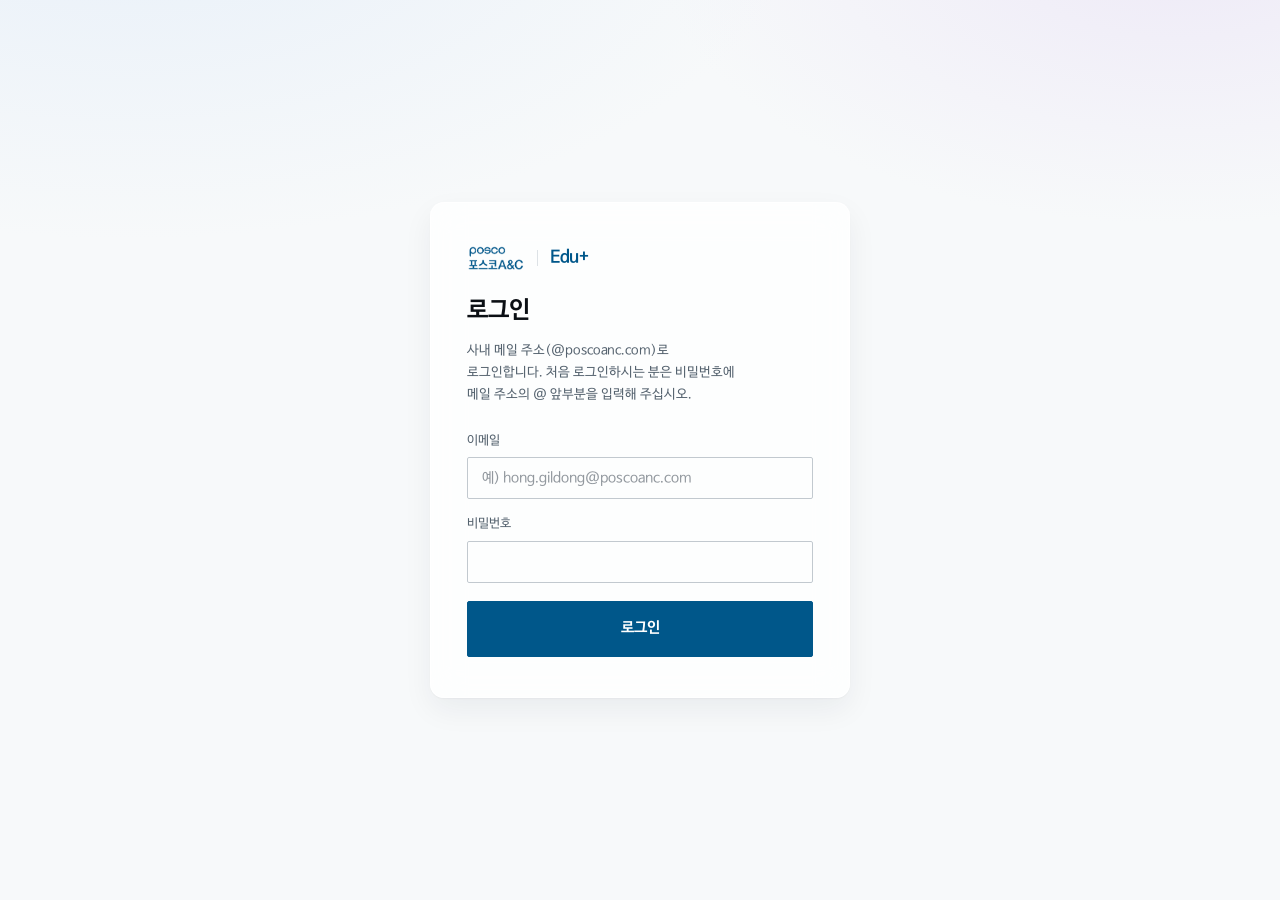
<file: app/index.html>
<!doctype html>
<html lang="ko">
  <head>
    <meta charset="UTF-8" />
    <link rel="icon" type="image/png" href="/app/logo.png" />
    <meta name="viewport" content="width=device-width, initial-scale=1.0" />
    <!-- 시연용 프로토타입이라 검색에 잡히지 않게 한다. 주소를 받은 사람만 열도록. -->
    <meta name="robots" content="noindex, nofollow" />
    <title>포스코A&C Edu+</title>
    <script>
      // 정적 공개판(GitHub Pages)에서는 /app/admin 같은 주소를 사이트의 404.html 이
      // /app/?__spa=/admin 으로 돌려보낸다. 라우터가 뜨기 전에 원래 주소로 되돌린다.
      (function () {
        var p = new URLSearchParams(location.search).get('__spa');
        if (p) history.replaceState(null, '', location.pathname.replace(/\/$/, '') + p + location.hash);
      })();
    </script>
    <script type="module" crossorigin src="/app/assets/index-CiKMva1r.js"></script>
    <link rel="stylesheet" crossorigin href="/app/assets/index-DFBdiMTG.css">
  </head>
  <body>
    <div id="root"></div>
  </body>
</html>
</file>
<file: app/assets/index-DFBdiMTG.css>
@layer properties{@supports (((-webkit-hyphens:none)) and (not (margin-trim:inline))) or ((-moz-orient:inline) and (not (color:rgb(from red r g b)))){*,:before,:after,::backdrop{--tw-translate-x:0;--tw-translate-y:0;--tw-translate-z:0;--tw-rotate-x:initial;--tw-rotate-y:initial;--tw-rotate-z:initial;--tw-skew-x:initial;--tw-skew-y:initial;--tw-border-style:solid;--tw-leading:initial;--tw-font-weight:initial;--tw-tracking:initial;--tw-shadow:0 0 #0000;--tw-shadow-color:initial;--tw-shadow-alpha:100%;--tw-inset-shadow:0 0 #0000;--tw-inset-shadow-color:initial;--tw-inset-shadow-alpha:100%;--tw-ring-color:initial;--tw-ring-shadow:0 0 #0000;--tw-inset-ring-color:initial;--tw-inset-ring-shadow:0 0 #0000;--tw-ring-inset:initial;--tw-ring-offset-width:0px;--tw-ring-offset-color:#fff;--tw-ring-offset-shadow:0 0 #0000;--tw-outline-style:solid;--tw-blur:initial;--tw-brightness:initial;--tw-contrast:initial;--tw-grayscale:initial;--tw-hue-rotate:initial;--tw-invert:initial;--tw-opacity:initial;--tw-saturate:initial;--tw-sepia:initial;--tw-drop-shadow:initial;--tw-drop-shadow-color:initial;--tw-drop-shadow-alpha:100%;--tw-drop-shadow-size:initial;--tw-backdrop-blur:initial;--tw-backdrop-brightness:initial;--tw-backdrop-contrast:initial;--tw-backdrop-grayscale:initial;--tw-backdrop-hue-rotate:initial;--tw-backdrop-invert:initial;--tw-backdrop-opacity:initial;--tw-backdrop-saturate:initial;--tw-backdrop-sepia:initial;--tw-duration:initial;--tw-ease:initial}}}@layer theme{:root,:host{--font-sans:-apple-system, BlinkMacSystemFont, "Segoe UI", Roboto, "Helvetica Neue", "Noto Sans", Arial, sans-serif, "Apple Color Emoji", "Segoe UI Emoji", "Segoe UI Symbol", "Noto Color Emoji";--font-mono:ui-monospace, SFMono-Regular, Menlo, Monaco, Consolas, "Liberation Mono", "Courier New", monospace;--color-sky-500:var(--sky-500);--color-blue-700:oklch(48.8% .243 264.376);--color-white:var(--white);--spacing:.25rem;--font-weight-light:300;--font-weight-normal:400;--font-weight-bold:700;--ease-in:cubic-bezier(.4, 0, 1, 1);--ease-out:var(--ease-out);--animate-spin:spin 1s linear infinite;--default-transition-duration:.15s;--default-transition-timing-function:cubic-bezier(.4, 0, .2, 1);--default-font-family:var(--font-sans);--default-mono-font-family:var(--font-mono);--color-steel-1000:var(--steel-1000);--color-steel-900:var(--steel-900);--color-steel-800:var(--steel-800);--color-steel-700:var(--steel-700);--color-steel-600:var(--steel-600);--color-steel-500:var(--steel-500);--color-steel-400:var(--steel-400);--color-steel-300:var(--steel-300);--color-steel-200:var(--steel-200);--color-steel-150:var(--steel-150);--color-steel-100:var(--steel-100);--color-steel-050:var(--steel-050);--color-brand:var(--brand);--color-brand-strong:var(--brand-strong);--color-brand-deep:var(--brand-deep);--color-brand-tint:var(--brand-tint);--color-brand-tint-weak:var(--brand-tint-weak);--color-accent:var(--accent);--color-text-strong:var(--text-strong);--color-text-body:var(--text-body);--color-text-muted:var(--text-muted);--color-text-faint:var(--text-faint);--color-text-on-brand:var(--text-on-brand);--color-text-on-dark:var(--text-on-dark);--color-text-link:var(--text-link);--color-text-link-hover:var(--text-link-hover);--color-surface-page:var(--surface-page);--color-surface-subtle:var(--surface-subtle);--color-surface-muted:var(--surface-muted);--color-surface-card:var(--surface-card);--color-surface-inverse:var(--surface-inverse);--color-surface-brand:var(--surface-brand);--color-border-hairline:var(--border-hairline);--color-border-default:var(--border-default);--color-border-strong:var(--border-strong);--color-border-brand:var(--border-brand);--color-border-on-dark:var(--border-on-dark);--color-state-success:var(--state-success);--color-state-success-bg:var(--state-success-bg);--color-state-warning:var(--state-warning);--color-state-warning-bg:var(--state-warning-bg);--color-state-danger:var(--state-danger);--color-state-danger-bg:var(--state-danger-bg);--color-state-info:var(--state-info);--color-state-info-bg:var(--state-info-bg);--ease-standard:var(--ease-standard);--radius-card:14px;--radius-tile:12px}}@layer base{*,:after,:before,::backdrop{box-sizing:border-box;border:0 solid;margin:0;padding:0}::file-selector-button{box-sizing:border-box;border:0 solid;margin:0;padding:0}html,:host{-webkit-text-size-adjust:100%;tab-size:4;line-height:1.5;font-family:var(--default-font-family,-apple-system, BlinkMacSystemFont, "Segoe UI", Roboto, "Helvetica Neue", "Noto Sans", Arial, sans-serif, "Apple Color Emoji", "Segoe UI Emoji", "Segoe UI Symbol", "Noto Color Emoji");font-feature-settings:var(--default-font-feature-settings,normal);font-variation-settings:var(--default-font-variation-settings,normal);-webkit-tap-highlight-color:transparent}hr{height:0;color:inherit;border-top-width:1px}abbr:where([title]){-webkit-text-decoration:underline dotted;text-decoration:underline dotted}h1,h2,h3,h4,h5,h6{font-size:inherit;font-weight:inherit}a{color:inherit;-webkit-text-decoration:inherit;text-decoration:inherit}b,strong{font-weight:bolder}code,kbd,samp,pre{font-family:var(--default-mono-font-family,ui-monospace, SFMono-Regular, Menlo, Monaco, Consolas, "Liberation Mono", "Courier New", monospace);font-feature-settings:var(--default-mono-font-feature-settings,normal);font-variation-settings:var(--default-mono-font-variation-settings,normal);font-size:1em}small{font-size:80%}sub,sup{vertical-align:baseline;font-size:75%;line-height:0;position:relative}sub{bottom:-.25em}sup{top:-.5em}table{text-indent:0;border-color:inherit;border-collapse:collapse}:-moz-focusring:where(:not(iframe)){outline:auto}progress{vertical-align:baseline}summary{display:list-item}ol,ul,menu{list-style:none}img,svg,video,canvas,audio,iframe,embed,object{vertical-align:middle;display:block}img,video{max-width:100%;height:auto}button,input,select,optgroup,textarea{font:inherit;font-feature-settings:inherit;font-variation-settings:inherit;letter-spacing:inherit;color:inherit;opacity:1;background-color:#0000;border-radius:0}::file-selector-button{font:inherit;font-feature-settings:inherit;font-variation-settings:inherit;letter-spacing:inherit;color:inherit;opacity:1;background-color:#0000;border-radius:0}:where(select:is([multiple],[size])) optgroup{font-weight:bolder}:where(select:is([multiple],[size])) optgroup option{padding-inline-start:20px}::file-selector-button{margin-inline-end:4px}::placeholder{opacity:1}@supports (not ((-webkit-appearance:-apple-pay-button))) or (contain-intrinsic-size:1px){::placeholder{color:currentColor}@supports (color:color-mix(in lab,red,red)){::placeholder{color:color-mix(in oklab,currentcolor 50%,transparent)}}}textarea{resize:vertical}::-webkit-search-decoration{-webkit-appearance:none}::-webkit-date-and-time-value{min-height:1lh;text-align:inherit}::-webkit-datetime-edit{display:inline-flex}::-webkit-datetime-edit-fields-wrapper{padding:0}::-webkit-datetime-edit{padding-block:0}::-webkit-datetime-edit-year-field{padding-block:0}::-webkit-datetime-edit-month-field{padding-block:0}::-webkit-datetime-edit-day-field{padding-block:0}::-webkit-datetime-edit-hour-field{padding-block:0}::-webkit-datetime-edit-minute-field{padding-block:0}::-webkit-datetime-edit-second-field{padding-block:0}::-webkit-datetime-edit-millisecond-field{padding-block:0}::-webkit-datetime-edit-meridiem-field{padding-block:0}::-webkit-calendar-picker-indicator{line-height:1}:-moz-ui-invalid{box-shadow:none}button,input:where([type=button],[type=reset],[type=submit]){appearance:button}::file-selector-button{appearance:button}::-webkit-inner-spin-button{height:auto}::-webkit-outer-spin-button{height:auto}[hidden]:where(:not([hidden=until-found])){display:none!important}html{-webkit-text-size-adjust:100%}body{font:var(--type-body);color:var(--text-body);background:var(--surface-page);word-break:keep-all;text-wrap:pretty;margin:0}a{color:var(--text-link);transition:color var(--dur-fast) var(--ease-standard);text-decoration:none}a:hover{color:var(--text-link-hover);text-underline-offset:3px;text-decoration:underline}:focus-visible{outline:2px solid var(--focus-ring);outline-offset:2px}img{max-width:100%;display:block}h1,h2,h3,h4{color:var(--text-strong);margin:0}}@layer components{.type-display-1{font:var(--type-display-1);letter-spacing:var(--ls-display)}.type-display-2{font:var(--type-display-2);letter-spacing:var(--ls-display)}.type-h1{font:var(--type-h1);letter-spacing:var(--ls-heading)}.type-h2{font:var(--type-h2);letter-spacing:var(--ls-heading)}.type-h3{font:var(--type-h3);letter-spacing:var(--ls-heading)}.type-h4{font:var(--type-h4);letter-spacing:var(--ls-heading)}.type-body-lg{font:var(--type-body-lg)}.type-body{font:var(--type-body)}.type-body-sm{font:var(--type-body-sm)}.type-caption{font:var(--type-caption)}.type-label{font:var(--type-label)}.type-data{font:var(--type-data)}.eyebrow{font-size:var(--fs-eyebrow);letter-spacing:var(--ls-eyebrow);text-transform:uppercase;line-height:1.4}.transition-control{transition:var(--transition-control),transform var(--dur-instant) var(--ease-standard)}}@layer utilities{.collapse{visibility:collapse}.invisible{visibility:hidden}.visible{visibility:visible}.absolute{position:absolute}.fixed{position:fixed}.relative{position:relative}.static{position:static}.sticky{position:sticky}.inset-0{inset:0}.top-0{top:0}.top-\[140px\]{top:140px}.bottom-0{bottom:0}.bottom-\[34px\]{bottom:34px}.left-1\/2{left:50%}.z-\[60\]{z-index:60}.z-\[130\]{z-index:130}.z-\[140\]{z-index:140}.col-span-2{grid-column:span 2/span 2}.container{width:100%}@media(min-width:40rem){.container{max-width:40rem}}@media(min-width:48rem){.container{max-width:48rem}}@media(min-width:64rem){.container{max-width:64rem}}@media(min-width:80rem){.container{max-width:80rem}}@media(min-width:96rem){.container{max-width:96rem}}.m-0{margin:0}.-mx-\[4px\]{margin-inline:-4px}.mx-auto{margin-inline:auto}.my-\[10px\]{margin-block:10px}.my-\[14px\]{margin-block:14px}.my-\[16px\]{margin-block:16px}.my-\[18px\]{margin-block:18px}.my-\[22px\]{margin-block:22px}.my-\[36px\]{margin-block:36px}.me-2{margin-inline-end:calc(var(--spacing) * 2)}.me-3{margin-inline-end:calc(var(--spacing) * 3)}.mt-4{margin-top:calc(var(--spacing) * 4)}.mt-6{margin-top:calc(var(--spacing) * 6)}.mt-\[3px\]{margin-top:3px}.mt-\[4px\]{margin-top:4px}.mt-\[5px\]{margin-top:5px}.mt-\[6px\]{margin-top:6px}.mt-\[7px\]{margin-top:7px}.mt-\[8px\]{margin-top:8px}.mt-\[10px\]{margin-top:10px}.mt-\[12px\]{margin-top:12px}.mt-\[14px\]{margin-top:14px}.mt-\[16px\]{margin-top:16px}.mt-\[18px\]{margin-top:18px}.mt-\[20px\]{margin-top:20px}.mt-\[22px\]{margin-top:22px}.mt-\[24px\]{margin-top:24px}.mt-\[26px\]{margin-top:26px}.mt-\[28px\]{margin-top:28px}.mt-\[32px\]{margin-top:32px}.mt-\[34px\]{margin-top:34px}.mt-\[40px\]{margin-top:40px}.mt-auto{margin-top:auto}.mr-\[4px\]{margin-right:4px}.-mb-px{margin-bottom:-1px}.mb-0{margin-bottom:0}.mb-3{margin-bottom:calc(var(--spacing) * 3)}.mb-\[4px\]{margin-bottom:4px}.mb-\[5px\]{margin-bottom:5px}.mb-\[6px\]{margin-bottom:6px}.mb-\[7px\]{margin-bottom:7px}.mb-\[8px\]{margin-bottom:8px}.mb-\[9px\]{margin-bottom:9px}.mb-\[10px\]{margin-bottom:10px}.mb-\[12px\]{margin-bottom:12px}.mb-\[14px\]{margin-bottom:14px}.mb-\[16px\]{margin-bottom:16px}.mb-\[18px\]{margin-bottom:18px}.mb-\[20px\]{margin-bottom:20px}.mb-\[22px\]{margin-bottom:22px}.mb-\[24px\]{margin-bottom:24px}.mb-\[26px\]{margin-bottom:26px}.mb-\[28px\]{margin-bottom:28px}.mb-\[30px\]{margin-bottom:30px}.mb-\[32px\]{margin-bottom:32px}.mb-\[34px\]{margin-bottom:34px}.mb-\[36px\]{margin-bottom:36px}.mb-\[40px\]{margin-bottom:40px}.ml-\[4px\]{margin-left:4px}.ml-\[6px\]{margin-left:6px}.ml-\[8px\]{margin-left:8px}.ml-\[12px\]{margin-left:12px}.ml-\[20px\]{margin-left:20px}.ml-auto{margin-left:auto}.block{display:block}.contents{display:contents}.flex{display:flex}.grid{display:grid}.hidden{display:none}.inline{display:inline}.inline-block{display:inline-block}.inline-flex{display:inline-flex}.table{display:table}.h-\[3px\]{height:3px}.h-\[4px\]{height:4px}.h-\[5px\]{height:5px}.h-\[6px\]{height:6px}.h-\[8px\]{height:8px}.h-\[12px\]{height:12px}.h-\[14px\]{height:14px}.h-\[16px\]{height:16px}.h-\[18px\]{height:18px}.h-\[20px\]{height:20px}.h-\[22px\]{height:22px}.h-\[26px\]{height:26px}.h-\[26px\]\!{height:26px!important}.h-\[28px\]\!{height:28px!important}.h-\[30px\]{height:30px}.h-\[32px\]{height:32px}.h-\[34px\]{height:34px}.h-\[36px\]{height:36px}.h-\[38px\]{height:38px}.h-\[40px\]{height:40px}.h-\[42px\]{height:42px}.h-\[44px\]{height:44px}.h-\[46px\]{height:46px}.h-\[52px\]{height:52px}.h-\[56px\]{height:56px}.h-\[714px\]{height:714px}.h-\[732px\]{height:732px}.h-\[var\(--control-h\)\]{height:var(--control-h)}.h-\[var\(--control-h-lg\)\]{height:var(--control-h-lg)}.h-\[var\(--control-h-sm\)\]{height:var(--control-h-sm)}.h-\[var\(--header-h\)\]{height:var(--header-h)}.h-full{height:100%}.max-h-\[88vh\]{max-height:88vh}.min-h-\[92px\]{min-height:92px}.min-h-\[760px\]{min-height:760px}.min-h-screen{min-height:100vh}.w-\[3px\]{width:3px}.w-\[8px\]{width:8px}.w-\[9px\]{width:9px}.w-\[16px\]{width:16px}.w-\[22px\]{width:22px}.w-\[28px\]{width:28px}.w-\[32px\]{width:32px}.w-\[38px\]{width:38px}.w-\[42px\]{width:42px}.w-\[44px\]{width:44px}.w-\[52px\]{width:52px}.w-\[54px\]{width:54px}.w-\[260px\]{width:260px}.w-\[390px\]{width:390px}.w-\[500px\]{width:500px}.w-\[520px\]{width:520px}.w-\[560px\]{width:560px}.w-\[760px\]{width:760px}.w-\[820px\]{width:820px}.w-auto{width:auto}.w-full{width:100%}.w-px{width:1px}.max-w-\[420px\]{max-width:420px}.max-w-\[520px\]{max-width:520px}.max-w-\[560px\]{max-width:560px}.max-w-\[600px\]{max-width:600px}.max-w-\[640px\]{max-width:640px}.max-w-\[760px\]{max-width:760px}.max-w-\[860px\]{max-width:860px}.max-w-\[900px\]{max-width:900px}.max-w-\[1000px\]{max-width:1000px}.max-w-\[var\(--container-max\)\]{max-width:var(--container-max)}.max-w-full{max-width:100%}.min-w-0{min-width:0}.min-w-\[16px\]{min-width:16px}.min-w-\[18px\]{min-width:18px}.min-w-\[600px\]{min-width:600px}.min-w-\[620px\]{min-width:620px}.min-w-\[640px\]{min-width:640px}.min-w-\[700px\]{min-width:700px}.min-w-\[720px\]{min-width:720px}.min-w-\[820px\]{min-width:820px}.min-w-\[860px\]{min-width:860px}.min-w-\[880px\]{min-width:880px}.min-w-\[950px\]{min-width:950px}.min-w-\[960px\]{min-width:960px}.min-w-\[1020px\]{min-width:1020px}.min-w-\[1280px\]{min-width:1280px}.min-w-\[1380px\]{min-width:1380px}.min-w-\[1600px\]{min-width:1600px}.flex-1{flex:1}.flex-none{flex:none}.shrink-0{flex-shrink:0}.-translate-x-1\/2{--tw-translate-x: -50% ;translate:var(--tw-translate-x) var(--tw-translate-y)}.rotate-90{rotate:90deg}.transform{transform:var(--tw-rotate-x,) var(--tw-rotate-y,) var(--tw-rotate-z,) var(--tw-skew-x,) var(--tw-skew-y,)}.animate-spin{animation:var(--animate-spin)}.cursor-not-allowed{cursor:not-allowed}.cursor-pointer{cursor:pointer}.resize{resize:both}.resize-y{resize:vertical}.scroll-mt-\[12px\]{scroll-margin-top:12px}.scroll-mt-\[24px\]{scroll-margin-top:24px}.\[scrollbar-width\:none\]{scrollbar-width:none}.grid-cols-1{grid-template-columns:repeat(1,minmax(0,1fr))}.grid-cols-2{grid-template-columns:repeat(2,minmax(0,1fr))}.grid-cols-3{grid-template-columns:repeat(3,minmax(0,1fr))}.grid-cols-4{grid-template-columns:repeat(4,minmax(0,1fr))}.grid-cols-5{grid-template-columns:repeat(5,minmax(0,1fr))}.grid-cols-\[1\.2fr_1\.3fr_1fr\]{grid-template-columns:1.2fr 1.3fr 1fr}.grid-cols-\[1\.3fr_80px_100px_1fr_140px\]{grid-template-columns:1.3fr 80px 100px 1fr 140px}.grid-cols-\[1\.4fr_200px_160px_110px\]{grid-template-columns:1.4fr 200px 160px 110px}.grid-cols-\[1\.5fr_1fr\]{grid-template-columns:1.5fr 1fr}.grid-cols-\[1\.5fr_150px_90px_90px_90px_90px\]{grid-template-columns:1.5fr 150px 90px 90px 90px 90px}.grid-cols-\[1\.5fr_190px_150px_110px_190px\]{grid-template-columns:1.5fr 190px 150px 110px 190px}.grid-cols-\[1\.5fr_380px\]{grid-template-columns:1.5fr 380px}.grid-cols-\[1\.6fr_220px_170px_130px\]{grid-template-columns:1.6fr 220px 170px 130px}.grid-cols-\[1\.55fr_1fr\]{grid-template-columns:1.55fr 1fr}.grid-cols-\[1fr_150px_150px_118px\]{grid-template-columns:1fr 150px 150px 118px}.grid-cols-\[1fr_160px\]{grid-template-columns:1fr 160px}.grid-cols-\[1fr_170px_120px_88px\]{grid-template-columns:1fr 170px 120px 88px}.grid-cols-\[1fr_330px\]{grid-template-columns:1fr 330px}.grid-cols-\[1fr_340px\]{grid-template-columns:1fr 340px}.grid-cols-\[1fr_auto\]{grid-template-columns:1fr auto}.grid-cols-\[60px_1fr_260px_150px\]{grid-template-columns:60px 1fr 260px 150px}.grid-cols-\[86px_1fr\]{grid-template-columns:86px 1fr}.grid-cols-\[88px_1fr_auto\]{grid-template-columns:88px 1fr auto}.grid-cols-\[92px_1fr\]{grid-template-columns:92px 1fr}.grid-cols-\[92px_minmax\(0\,1fr\)\]{grid-template-columns:92px minmax(0,1fr)}.grid-cols-\[96px_1fr\]{grid-template-columns:96px 1fr}.grid-cols-\[96px_1fr_110px_70px\]{grid-template-columns:96px 1fr 110px 70px}.grid-cols-\[110px_1fr_70px\]{grid-template-columns:110px 1fr 70px}.grid-cols-\[130px_1fr\]{grid-template-columns:130px 1fr}.grid-cols-\[130px_86px_minmax\(0\,1fr\)_minmax\(0\,1\.4fr\)_100px_92px_216px\]{grid-template-columns:130px 86px minmax(0,1fr) minmax(0,1.4fr) 100px 92px 216px}.grid-cols-\[132px_1fr\]{grid-template-columns:132px 1fr}.grid-cols-\[136px_minmax\(0\,1\.5fr\)_minmax\(0\,1\.6fr\)_112px_minmax\(0\,1\.8fr\)\]{grid-template-columns:136px minmax(0,1.5fr) minmax(0,1.6fr) 112px minmax(0,1.8fr)}.grid-cols-\[140px_92px_minmax\(0\,1fr\)_100px_96px_92px_216px\]{grid-template-columns:140px 92px minmax(0,1fr) 100px 96px 92px 216px}.grid-cols-\[150px_1fr\]{grid-template-columns:150px 1fr}.grid-cols-\[150px_1fr_70px\]{grid-template-columns:150px 1fr 70px}.grid-cols-\[150px_92px_minmax\(0\,1fr\)_110px_100px_216px\]{grid-template-columns:150px 92px minmax(0,1fr) 110px 100px 216px}.grid-cols-\[160px_minmax\(0\,1fr\)_112px_minmax\(0\,190px\)_100px_72px\]{grid-template-columns:160px minmax(0,1fr) 112px minmax(0,190px) 100px 72px}.grid-cols-\[190px_1fr_130px_130px\]{grid-template-columns:190px 1fr 130px 130px}.grid-cols-\[300px_1fr\]{grid-template-columns:300px 1fr}.grid-cols-\[340px_1fr\]{grid-template-columns:340px 1fr}.grid-cols-\[minmax\(0\,1\.1fr\)_92px_minmax\(0\,1fr\)_100px_190px\]{grid-template-columns:minmax(0,1.1fr) 92px minmax(0,1fr) 100px 190px}.grid-cols-\[minmax\(0\,1\.1fr\)_minmax\(0\,1\.5fr\)_100px_170px\]{grid-template-columns:minmax(0,1.1fr) minmax(0,1.5fr) 100px 170px}.grid-cols-\[minmax\(0\,1\.3fr\)_80px_100px_minmax\(0\,1fr\)\]{grid-template-columns:minmax(0,1.3fr) 80px 100px minmax(0,1fr)}.grid-cols-\[minmax\(0\,1\.4fr\)_110px_64px_64px_64px_minmax\(0\,1fr\)\]{grid-template-columns:minmax(0,1.4fr) 110px 64px 64px 64px minmax(0,1fr)}.grid-cols-\[minmax\(0\,1\.4fr\)_repeat\(3\,minmax\(0\,1fr\)\)_minmax\(0\,1\.3fr\)\]{grid-template-columns:minmax(0,1.4fr) repeat(3,minmax(0,1fr)) minmax(0,1.3fr)}.grid-cols-\[minmax\(0\,1\.5fr\)_120px_minmax\(0\,1\.1fr\)_84px_128px\]{grid-template-columns:minmax(0,1.5fr) 120px minmax(0,1.1fr) 84px 128px}.grid-cols-\[minmax\(0\,1fr\)_380px\]{grid-template-columns:minmax(0,1fr) 380px}.flex-col{flex-direction:column}.flex-col-reverse{flex-direction:column-reverse}.flex-wrap{flex-wrap:wrap}.items-baseline{align-items:baseline}.items-center{align-items:center}.items-end{align-items:flex-end}.items-start{align-items:flex-start}.items-stretch{align-items:stretch}.justify-between{justify-content:space-between}.justify-center{justify-content:center}.justify-end{justify-content:flex-end}.gap-2{gap:calc(var(--spacing) * 2)}.gap-\[4px\]{gap:4px}.gap-\[5px\]{gap:5px}.gap-\[6px\]{gap:6px}.gap-\[7px\]{gap:7px}.gap-\[8px\]{gap:8px}.gap-\[9px\]{gap:9px}.gap-\[10px\]{gap:10px}.gap-\[12px\]{gap:12px}.gap-\[14px\]{gap:14px}.gap-\[16px\]{gap:16px}.gap-\[20px\]{gap:20px}.gap-\[24px\]{gap:24px}.gap-\[28px\]{gap:28px}.gap-\[32px\]{gap:32px}.gap-\[36px\]{gap:36px}.gap-\[40px\]{gap:40px}.gap-\[44px\]{gap:44px}.gap-\[48px\]{gap:48px}.gap-\[var\(--space-2\)\]{gap:var(--space-2)}.gap-px{gap:1px}.gap-x-\[8px\]{column-gap:8px}.gap-x-\[10px\]{column-gap:10px}.gap-x-\[12px\]{column-gap:12px}.gap-x-\[14px\]{column-gap:14px}.gap-x-\[16px\]{column-gap:16px}.gap-x-\[20px\]{column-gap:20px}.gap-y-\[4px\]{row-gap:4px}.gap-y-\[6px\]{row-gap:6px}.gap-y-\[8px\]{row-gap:8px}.gap-y-\[18px\]{row-gap:18px}.self-start{align-self:flex-start}.self-stretch{align-self:stretch}.truncate{text-overflow:ellipsis;white-space:nowrap;overflow:hidden}.overflow-hidden{overflow:hidden}.overflow-x-auto{overflow-x:auto}.overflow-x-hidden{overflow-x:hidden}.overflow-y-auto{overflow-y:auto}.rounded-\[8px\]{border-radius:8px}.rounded-\[9px\]{border-radius:9px}.rounded-\[var\(--radius-1\)\]{border-radius:var(--radius-1)}.rounded-\[var\(--radius-card\)\]{border-radius:var(--radius-card)}.rounded-\[var\(--radius-tile\)\]{border-radius:var(--radius-tile)}.rounded-t-\[3px\]{border-top-left-radius:3px;border-top-right-radius:3px}.rounded-t-\[var\(--radius-1\)\]{border-top-left-radius:var(--radius-1);border-top-right-radius:var(--radius-1)}.border{border-style:var(--tw-border-style);border-width:1px}.border-0{border-style:var(--tw-border-style);border-width:0}.border-y{border-block-style:var(--tw-border-style);border-block-width:1px}.border-t{border-top-style:var(--tw-border-style);border-top-width:1px}.border-t-0{border-top-style:var(--tw-border-style);border-top-width:0}.border-t-2{border-top-style:var(--tw-border-style);border-top-width:2px}.border-t-\[3px\]{border-top-style:var(--tw-border-style);border-top-width:3px}.border-r{border-right-style:var(--tw-border-style);border-right-width:1px}.border-b{border-bottom-style:var(--tw-border-style);border-bottom-width:1px}.border-b-2{border-bottom-style:var(--tw-border-style);border-bottom-width:2px}.border-l{border-left-style:var(--tw-border-style);border-left-width:1px}.border-l-\[3px\]{border-left-style:var(--tw-border-style);border-left-width:3px}.border-border-brand{border-color:var(--border-brand)}.border-border-default{border-color:var(--border-default)}.border-border-hairline{border-color:var(--border-hairline)}.border-border-on-dark{border-color:var(--border-on-dark)}.border-border-strong{border-color:var(--border-strong)}.border-brand{border-color:var(--brand)}.border-state-danger{border-color:var(--state-danger)}.border-state-success{border-color:var(--state-success)}.border-state-warning{border-color:var(--state-warning)}.border-steel-400{border-color:var(--steel-400)}.border-surface-brand{border-color:var(--surface-brand)}.border-transparent{border-color:#0000}.border-white\/16{border-color:var(--white)}@supports (color:color-mix(in lab,red,red)){.border-white\/16{border-color:color-mix(in oklab,var(--white) 16%,transparent)}}.border-white\/28{border-color:var(--white)}@supports (color:color-mix(in lab,red,red)){.border-white\/28{border-color:color-mix(in oklab,var(--white) 28%,transparent)}}.border-white\/30{border-color:var(--white)}@supports (color:color-mix(in lab,red,red)){.border-white\/30{border-color:color-mix(in oklab,var(--white) 30%,transparent)}}.border-white\/50{border-color:var(--white)}@supports (color:color-mix(in lab,red,red)){.border-white\/50{border-color:color-mix(in oklab,var(--white) 50%,transparent)}}.border-t-border-strong{border-top-color:var(--border-strong)}.border-t-brand{border-top-color:var(--brand)}.border-b-border-hairline{border-bottom-color:var(--border-hairline)}.border-b-white{border-bottom-color:var(--white)}.border-l-state-warning{border-left-color:var(--state-warning)}.bg-\[var\(--overlay-scrim\)\]{background-color:var(--overlay-scrim)}.bg-blue-700{background-color:var(--color-blue-700)}.bg-border-hairline{background-color:var(--border-hairline)}.bg-brand{background-color:var(--brand)}.bg-brand-tint{background-color:var(--brand-tint)}.bg-brand-tint-weak{background-color:var(--brand-tint-weak)}.bg-brand-tint\/70{background-color:var(--brand-tint)}@supports (color:color-mix(in lab,red,red)){.bg-brand-tint\/70{background-color:color-mix(in oklab,var(--brand-tint) 70%,transparent)}}.bg-sky-500{background-color:var(--sky-500)}.bg-state-danger{background-color:var(--state-danger)}.bg-state-danger-bg{background-color:var(--state-danger-bg)}.bg-state-info-bg{background-color:var(--state-info-bg)}.bg-state-success{background-color:var(--state-success)}.bg-state-success-bg{background-color:var(--state-success-bg)}.bg-state-warning{background-color:var(--state-warning)}.bg-state-warning-bg{background-color:var(--state-warning-bg)}.bg-steel-100{background-color:var(--steel-100)}.bg-steel-150{background-color:var(--steel-150)}.bg-steel-400{background-color:var(--steel-400)}.bg-steel-900{background-color:var(--steel-900)}.bg-surface-brand{background-color:var(--surface-brand)}.bg-surface-inverse{background-color:var(--surface-inverse)}.bg-surface-muted{background-color:var(--surface-muted)}.bg-surface-subtle{background-color:var(--surface-subtle)}.bg-transparent{background-color:#0000}.bg-white{background-color:var(--white)}.p-0{padding:0}.p-10{padding:calc(var(--spacing) * 10)}.p-\[16px\]{padding:16px}.p-\[24px\]{padding:24px}.p-\[26px\]{padding:26px}.px-3{padding-inline:calc(var(--spacing) * 3)}.px-7{padding-inline:calc(var(--spacing) * 7)}.px-\[2px\]{padding-inline:2px}.px-\[4px\]{padding-inline:4px}.px-\[5px\]{padding-inline:5px}.px-\[8px\]{padding-inline:8px}.px-\[9px\]{padding-inline:9px}.px-\[9px\]\!{padding-inline:9px!important}.px-\[10px\]{padding-inline:10px}.px-\[10px\]\!{padding-inline:10px!important}.px-\[12px\]{padding-inline:12px}.px-\[14px\]{padding-inline:14px}.px-\[16px\]{padding-inline:16px}.px-\[18px\]{padding-inline:18px}.px-\[20px\]{padding-inline:20px}.px-\[22px\]{padding-inline:22px}.px-\[24px\]{padding-inline:24px}.px-\[26px\]{padding-inline:26px}.px-\[28px\]{padding-inline:28px}.px-\[30px\]{padding-inline:30px}.px-\[32px\]{padding-inline:32px}.px-\[34px\]{padding-inline:34px}.px-\[36px\]{padding-inline:36px}.px-\[40px\]{padding-inline:40px}.px-\[48px\]{padding-inline:48px}.px-\[var\(--control-pad-x\)\]{padding-inline:var(--control-pad-x)}.px-\[var\(--control-pad-x-lg\)\]{padding-inline:var(--control-pad-x-lg)}.py-1{padding-block:var(--spacing)}.py-\[2px\]{padding-block:2px}.py-\[3px\]{padding-block:3px}.py-\[4px\]{padding-block:4px}.py-\[6px\]{padding-block:6px}.py-\[8px\]{padding-block:8px}.py-\[10px\]{padding-block:10px}.py-\[11px\]{padding-block:11px}.py-\[12px\]{padding-block:12px}.py-\[13px\]{padding-block:13px}.py-\[14px\]{padding-block:14px}.py-\[16px\]{padding-block:16px}.py-\[18px\]{padding-block:18px}.py-\[20px\]{padding-block:20px}.py-\[22px\]{padding-block:22px}.py-\[24px\]{padding-block:24px}.py-\[26px\]{padding-block:26px}.py-\[28px\]{padding-block:28px}.py-\[30px\]{padding-block:30px}.py-\[34px\]{padding-block:34px}.py-\[36px\]{padding-block:36px}.py-\[38px\]{padding-block:38px}.py-\[40px\]{padding-block:40px}.py-\[44px\]{padding-block:44px}.py-\[48px\]{padding-block:48px}.py-\[56px\]{padding-block:56px}.py-\[72px\]{padding-block:72px}.pt-\[10px\]{padding-top:10px}.pt-\[12px\]{padding-top:12px}.pt-\[14px\]{padding-top:14px}.pt-\[16px\]{padding-top:16px}.pt-\[18px\]{padding-top:18px}.pt-\[20px\]{padding-top:20px}.pt-\[22px\]{padding-top:22px}.pt-\[24px\]{padding-top:24px}.pt-\[26px\]{padding-top:26px}.pt-\[28px\]{padding-top:28px}.pt-\[32px\]{padding-top:32px}.pt-\[36px\]{padding-top:36px}.pt-\[40px\]{padding-top:40px}.pt-\[44px\]{padding-top:44px}.pr-\[20px\]{padding-right:20px}.pb-\[2px\]{padding-bottom:2px}.pb-\[7px\]{padding-bottom:7px}.pb-\[8px\]{padding-bottom:8px}.pb-\[9px\]{padding-bottom:9px}.pb-\[14px\]{padding-bottom:14px}.pb-\[16px\]{padding-bottom:16px}.pb-\[18px\]{padding-bottom:18px}.pb-\[20px\]{padding-bottom:20px}.pb-\[22px\]{padding-bottom:22px}.pb-\[24px\]{padding-bottom:24px}.pb-\[26px\]{padding-bottom:26px}.pb-\[28px\]{padding-bottom:28px}.pb-\[30px\]{padding-bottom:30px}.pb-\[32px\]{padding-bottom:32px}.pb-\[34px\]{padding-bottom:34px}.pb-\[56px\]{padding-bottom:56px}.pb-\[64px\]{padding-bottom:64px}.pl-\[12px\]{padding-left:12px}.pl-\[14px\]{padding-left:14px}.pl-\[16px\]{padding-left:16px}.pl-\[18px\]{padding-left:18px}.pl-\[20px\]{padding-left:20px}.pl-\[22px\]{padding-left:22px}.pl-\[36px\]{padding-left:36px}.pl-\[46px\]{padding-left:46px}.text-center{text-align:center}.text-left{text-align:left}.text-right{text-align:right}.font-mono{font-family:var(--font-mono)}.text-\[9px\]{font-size:9px}.text-\[10\.5px\]{font-size:10.5px}.text-\[10px\]{font-size:10px}.text-\[11\.5px\]{font-size:11.5px}.text-\[11px\]{font-size:11px}.text-\[11px\]\!{font-size:11px!important}.text-\[12\.5px\]{font-size:12.5px}.text-\[12px\]{font-size:12px}.text-\[12px\]\!{font-size:12px!important}.text-\[13\.5px\]{font-size:13.5px}.text-\[13px\]{font-size:13px}.text-\[14\.5px\]{font-size:14.5px}.text-\[14px\]{font-size:14px}.text-\[15\.5px\]{font-size:15.5px}.text-\[15px\]{font-size:15px}.text-\[16px\]{font-size:16px}.text-\[17px\]{font-size:17px}.text-\[18px\]{font-size:18px}.text-\[19px\]{font-size:19px}.text-\[20px\]{font-size:20px}.text-\[22px\]{font-size:22px}.text-\[24px\]{font-size:24px}.text-\[26px\]{font-size:26px}.text-\[28px\]{font-size:28px}.text-\[30px\]{font-size:30px}.text-\[32px\]{font-size:32px}.text-\[34px\]{font-size:34px}.text-\[36px\]{font-size:36px}.text-\[38px\]{font-size:38px}.text-\[40px\]{font-size:40px}.text-\[52px\]{font-size:52px}.leading-\[1\.3\]{--tw-leading:1.3;line-height:1.3}.leading-\[1\.4\]{--tw-leading:1.4;line-height:1.4}.leading-\[1\.5\]{--tw-leading:1.5;line-height:1.5}.leading-\[1\.6\]{--tw-leading:1.6;line-height:1.6}.leading-\[1\.7\]{--tw-leading:1.7;line-height:1.7}.leading-\[1\.8\]{--tw-leading:1.8;line-height:1.8}.leading-\[1\.9\]{--tw-leading:1.9;line-height:1.9}.leading-\[1\.35\]{--tw-leading:1.35;line-height:1.35}.leading-\[1\.45\]{--tw-leading:1.45;line-height:1.45}.leading-\[1\.72\]{--tw-leading:1.72;line-height:1.72}.leading-\[1\.75\]{--tw-leading:1.75;line-height:1.75}.leading-none{--tw-leading:1;line-height:1}.font-bold{--tw-font-weight:var(--font-weight-bold);font-weight:var(--font-weight-bold)}.font-light{--tw-font-weight:var(--font-weight-light);font-weight:var(--font-weight-light)}.font-normal{--tw-font-weight:var(--font-weight-normal);font-weight:var(--font-weight-normal)}.tracking-\[-0\.02em\]{--tw-tracking:-.02em;letter-spacing:-.02em}.tracking-\[0\.04em\]{--tw-tracking:.04em;letter-spacing:.04em}.tracking-\[0\.14em\]{--tw-tracking:.14em;letter-spacing:.14em}.tracking-\[var\(--ls-body\)\]{--tw-tracking:var(--ls-body);letter-spacing:var(--ls-body)}.tracking-\[var\(--ls-display\)\]{--tw-tracking:var(--ls-display);letter-spacing:var(--ls-display)}.tracking-\[var\(--ls-heading\)\]{--tw-tracking:var(--ls-heading);letter-spacing:var(--ls-heading)}.tracking-\[var\(--ls-latin-caps\)\]{--tw-tracking:var(--ls-latin-caps);letter-spacing:var(--ls-latin-caps)}.break-all{word-break:break-all}.break-keep{word-break:keep-all}.whitespace-nowrap{white-space:nowrap}.whitespace-pre-line{white-space:pre-line}.text-\[var\(--fs-body\)\]{color:var(--fs-body)}.text-\[var\(--fs-body-lg\)\]{color:var(--fs-body-lg)}.text-\[var\(--fs-body-sm\)\]{color:var(--fs-body-sm)}.text-brand{color:var(--brand)}.text-sky-500{color:var(--sky-500)}.text-state-danger{color:var(--state-danger)}.text-state-success{color:var(--state-success)}.text-state-warning{color:var(--state-warning)}.text-text-body{color:var(--text-body)}.text-text-faint{color:var(--text-faint)}.text-text-link{color:var(--text-link)}.text-text-muted{color:var(--text-muted)}.text-text-on-brand{color:var(--text-on-brand)}.text-text-on-dark{color:var(--text-on-dark)}.text-text-strong{color:var(--text-strong)}.text-transparent{color:#0000}.text-white,.text-white\/50{color:var(--white)}@supports (color:color-mix(in lab,red,red)){.text-white\/50{color:color-mix(in oklab,var(--white) 50%,transparent)}}.text-white\/60{color:var(--white)}@supports (color:color-mix(in lab,red,red)){.text-white\/60{color:color-mix(in oklab,var(--white) 60%,transparent)}}.text-white\/68{color:var(--white)}@supports (color:color-mix(in lab,red,red)){.text-white\/68{color:color-mix(in oklab,var(--white) 68%,transparent)}}.text-white\/70{color:var(--white)}@supports (color:color-mix(in lab,red,red)){.text-white\/70{color:color-mix(in oklab,var(--white) 70%,transparent)}}.text-white\/78{color:var(--white)}@supports (color:color-mix(in lab,red,red)){.text-white\/78{color:color-mix(in oklab,var(--white) 78%,transparent)}}.text-white\/80{color:var(--white)}@supports (color:color-mix(in lab,red,red)){.text-white\/80{color:color-mix(in oklab,var(--white) 80%,transparent)}}.text-white\/82{color:var(--white)}@supports (color:color-mix(in lab,red,red)){.text-white\/82{color:color-mix(in oklab,var(--white) 82%,transparent)}}.uppercase{text-transform:uppercase}.no-underline{text-decoration-line:none}.underline{text-decoration-line:underline}.accent-\[var\(--brand\)\]{accent-color:var(--brand)}.opacity-40{opacity:.4}.shadow{--tw-shadow:0 1px 3px 0 var(--tw-shadow-color,#0000001a), 0 1px 2px -1px var(--tw-shadow-color,#0000001a);box-shadow:var(--tw-inset-shadow),var(--tw-inset-ring-shadow),var(--tw-ring-offset-shadow),var(--tw-ring-shadow),var(--tw-shadow)}.shadow-\[0_12px_30px_rgb\(22_32_43\/6\%\)\]{--tw-shadow:0 12px 30px var(--tw-shadow-color,#16202b0f);box-shadow:var(--tw-inset-shadow),var(--tw-inset-ring-shadow),var(--tw-ring-offset-shadow),var(--tw-ring-shadow),var(--tw-shadow)}.shadow-\[var\(--shadow-2\)\]{--tw-shadow:var(--shadow-2);box-shadow:var(--tw-inset-shadow),var(--tw-inset-ring-shadow),var(--tw-ring-offset-shadow),var(--tw-ring-shadow),var(--tw-shadow)}.shadow-\[var\(--shadow-3\)\]{--tw-shadow:var(--shadow-3);box-shadow:var(--tw-inset-shadow),var(--tw-inset-ring-shadow),var(--tw-ring-offset-shadow),var(--tw-ring-shadow),var(--tw-shadow)}.shadow-\[var\(--shadow-modal\)\]{--tw-shadow:var(--shadow-modal);box-shadow:var(--tw-inset-shadow),var(--tw-inset-ring-shadow),var(--tw-ring-offset-shadow),var(--tw-ring-shadow),var(--tw-shadow)}.ring,.ring-1{--tw-ring-shadow:var(--tw-ring-inset,) 0 0 0 calc(1px + var(--tw-ring-offset-width)) var(--tw-ring-color,currentcolor);box-shadow:var(--tw-inset-shadow),var(--tw-inset-ring-shadow),var(--tw-ring-offset-shadow),var(--tw-ring-shadow),var(--tw-shadow)}.ring-border-hairline{--tw-ring-color:var(--border-hairline)}.outline{outline-style:var(--tw-outline-style);outline-width:1px}.blur{--tw-blur:blur(8px);filter:var(--tw-blur,) var(--tw-brightness,) var(--tw-contrast,) var(--tw-grayscale,) var(--tw-hue-rotate,) var(--tw-invert,) var(--tw-saturate,) var(--tw-sepia,) var(--tw-drop-shadow,)}.filter{filter:var(--tw-blur,) var(--tw-brightness,) var(--tw-contrast,) var(--tw-grayscale,) var(--tw-hue-rotate,) var(--tw-invert,) var(--tw-saturate,) var(--tw-sepia,) var(--tw-drop-shadow,)}.backdrop-blur-\[16px\]{--tw-backdrop-blur:blur(16px);-webkit-backdrop-filter:var(--tw-backdrop-blur,) var(--tw-backdrop-brightness,) var(--tw-backdrop-contrast,) var(--tw-backdrop-grayscale,) var(--tw-backdrop-hue-rotate,) var(--tw-backdrop-invert,) var(--tw-backdrop-opacity,) var(--tw-backdrop-saturate,) var(--tw-backdrop-sepia,);backdrop-filter:var(--tw-backdrop-blur,) var(--tw-backdrop-brightness,) var(--tw-backdrop-contrast,) var(--tw-backdrop-grayscale,) var(--tw-backdrop-hue-rotate,) var(--tw-backdrop-invert,) var(--tw-backdrop-opacity,) var(--tw-backdrop-saturate,) var(--tw-backdrop-sepia,)}.backdrop-filter{-webkit-backdrop-filter:var(--tw-backdrop-blur,) var(--tw-backdrop-brightness,) var(--tw-backdrop-contrast,) var(--tw-backdrop-grayscale,) var(--tw-backdrop-hue-rotate,) var(--tw-backdrop-invert,) var(--tw-backdrop-opacity,) var(--tw-backdrop-saturate,) var(--tw-backdrop-sepia,);backdrop-filter:var(--tw-backdrop-blur,) var(--tw-backdrop-brightness,) var(--tw-backdrop-contrast,) var(--tw-backdrop-grayscale,) var(--tw-backdrop-hue-rotate,) var(--tw-backdrop-invert,) var(--tw-backdrop-opacity,) var(--tw-backdrop-saturate,) var(--tw-backdrop-sepia,)}.transition{transition-property:color,background-color,border-color,outline-color,text-decoration-color,fill,stroke,--tw-gradient-from,--tw-gradient-via,--tw-gradient-to,opacity,box-shadow,transform,translate,scale,rotate,filter,-webkit-backdrop-filter,backdrop-filter,display,content-visibility,overlay,pointer-events;transition-timing-function:var(--tw-ease,var(--default-transition-timing-function));transition-duration:var(--tw-duration,var(--default-transition-duration))}.transition-\[background-color\,color\,border-color\,transform\]{transition-property:background-color,color,border-color,transform;transition-timing-function:var(--tw-ease,var(--default-transition-timing-function));transition-duration:var(--tw-duration,var(--default-transition-duration))}.transition-transform{transition-property:transform,translate,scale,rotate;transition-timing-function:var(--tw-ease,var(--default-transition-timing-function));transition-duration:var(--tw-duration,var(--default-transition-duration))}.duration-\[var\(--dur-fast\)\]{--tw-duration:var(--dur-fast);transition-duration:var(--dur-fast)}.ease-standard{--tw-ease:var(--ease-standard);transition-timing-function:var(--ease-standard)}.last\:mb-0:last-child{margin-bottom:0}.last\:border-r-0:last-child{border-right-style:var(--tw-border-style);border-right-width:0}.last\:border-b-0:last-child{border-bottom-style:var(--tw-border-style);border-bottom-width:0}.empty\:hidden:empty{display:none}@media(hover:hover){.hover\:border-brand-strong:hover{border-color:var(--brand-strong)}.hover\:border-steel-1000:hover{border-color:var(--steel-1000)}.hover\:border-white\/50:hover{border-color:var(--white)}@supports (color:color-mix(in lab,red,red)){.hover\:border-white\/50:hover{border-color:color-mix(in oklab,var(--white) 50%,transparent)}}.hover\:bg-brand-strong:hover{background-color:var(--brand-strong)}.hover\:bg-brand-tint-weak:hover{background-color:var(--brand-tint-weak)}.hover\:bg-steel-050:hover{background-color:var(--steel-050)}.hover\:bg-surface-subtle:hover{background-color:var(--surface-subtle)}.hover\:bg-white\/12:hover{background-color:var(--white)}@supports (color:color-mix(in lab,red,red)){.hover\:bg-white\/12:hover{background-color:color-mix(in oklab,var(--white) 12%,transparent)}}.hover\:text-text-body:hover{color:var(--text-body)}.hover\:ring-1:hover{--tw-ring-shadow:var(--tw-ring-inset,) 0 0 0 calc(1px + var(--tw-ring-offset-width)) var(--tw-ring-color,currentcolor);box-shadow:var(--tw-inset-shadow),var(--tw-inset-ring-shadow),var(--tw-ring-offset-shadow),var(--tw-ring-shadow),var(--tw-shadow)}.hover\:ring-brand:hover{--tw-ring-color:var(--brand)}}.active\:scale-\[var\(--press-scale\)\]:active{scale:var(--press-scale)}.disabled\:cursor-default:disabled{cursor:default}.disabled\:cursor-not-allowed:disabled{cursor:not-allowed}.disabled\:opacity-40:disabled{opacity:.4}.aria-disabled\:cursor-not-allowed[aria-disabled=true]{cursor:not-allowed}.aria-disabled\:opacity-40[aria-disabled=true]{opacity:.4}@media print{.print\:hidden{display:none}}.\[\&\:\:-webkit-scrollbar\]\:hidden::-webkit-scrollbar{display:none}}@font-face{font-family:NanumBarunGothic;src:url(/app/fonts/NanumBarunGothicLight.otf)format("opentype");font-weight:300;font-style:normal;font-display:swap}@font-face{font-family:NanumBarunGothic;src:url(/app/fonts/NanumBarunGothic.otf)format("opentype");font-weight:400;font-style:normal;font-display:swap}@font-face{font-family:NanumBarunGothic;src:url(/app/fonts/NanumBarunGothicBold.otf)format("opentype");font-weight:700;font-style:normal;font-display:swap}:root{--posco-blue-900:#002133;--posco-blue-800:#003a5c;--posco-blue-700:#004670;--posco-blue:#00578a;--posco-blue-500:#0f6fa8;--posco-blue-400:#3b8fc2;--posco-blue-300:#7fb6d8;--posco-blue-200:#b8d6e8;--posco-blue-100:#e1edf4;--posco-blue-050:#f2f7fa;--sky-600:#0080c8;--sky-500:#00a0e9;--sky-200:#b3e4f9;--steel-1000:#0b0f14;--steel-900:#16202b;--steel-800:#25313e;--steel-700:#3a4854;--steel-600:#55636f;--steel-500:#74818c;--steel-400:#9aa4ad;--steel-300:#c2c9cf;--steel-200:#dde2e6;--steel-150:#e8ecef;--steel-100:#f1f4f6;--steel-050:#f7f9fa;--white:#fff;--green-600:#0f7a46;--green-100:#e4f2ea;--amber-600:#b07000;--amber-100:#fbf0dc;--red-600:#b8362c;--red-100:#fae9e7;--brand:var(--posco-blue);--brand-strong:var(--posco-blue-700);--brand-deep:var(--posco-blue-900);--brand-tint:var(--posco-blue-100);--brand-tint-weak:var(--posco-blue-050);--accent:var(--sky-500);--text-strong:var(--steel-1000);--text-body:var(--steel-800);--text-muted:var(--steel-600);--text-faint:var(--steel-500);--text-on-brand:var(--white);--text-on-dark:var(--white);--text-on-dark-muted:#ffffffad;--text-link:var(--posco-blue);--text-link-hover:var(--posco-blue-800);--surface-page:var(--white);--surface-subtle:var(--steel-050);--surface-muted:var(--steel-100);--surface-card:var(--white);--surface-inverse:var(--steel-900);--surface-brand:var(--posco-blue);--surface-brand-deep:var(--posco-blue-900);--surface-image-placeholder:var(--steel-150);--border-hairline:var(--steel-200);--border-default:var(--steel-300);--border-strong:var(--steel-800);--border-brand:var(--posco-blue);--border-on-dark:#ffffff38;--state-success:var(--green-600);--state-success-bg:var(--green-100);--state-warning:var(--amber-600);--state-warning-bg:var(--amber-100);--state-danger:var(--red-600);--state-danger-bg:var(--red-100);--state-info:var(--posco-blue);--state-info-bg:var(--posco-blue-100);--focus-ring:var(--posco-blue-500);--overlay-scrim:#0b0f1494;--overlay-protect:linear-gradient(180deg,#0b0f1400 0%,#0b0f1426 45%,#0b0f14b8 100%);--font-core:"NanumBarunGothic","Malgun Gothic","Apple SD Gothic Neo",sans-serif;--font-latin:"Helvetica Neue","NanumBarunGothic",Helvetica,sans-serif;--font-mono:"SFMono-Regular",Menlo,Consolas,monospace;--fw-light:300;--fw-regular:400;--fw-bold:700;--fs-display-1:64px;--fs-display-2:48px;--fs-h1:36px;--fs-h2:28px;--fs-h3:22px;--fs-h4:18px;--fs-body-lg:17px;--fs-body:15px;--fs-body-sm:13px;--fs-caption:12px;--fs-eyebrow:11px;--lh-tight:1.15;--lh-heading:1.32;--lh-body:1.72;--lh-dense:1.5;--ls-display:-.02em;--ls-heading:-.01em;--ls-body:0;--ls-eyebrow:.16em;--ls-latin-caps:.08em;--type-display-1:var(--fw-light) var(--fs-display-1)/var(--lh-tight) var(--font-core);--type-display-2:var(--fw-light) var(--fs-display-2)/var(--lh-tight) var(--font-core);--type-h1:var(--fw-bold) var(--fs-h1)/var(--lh-heading) var(--font-core);--type-h2:var(--fw-bold) var(--fs-h2)/var(--lh-heading) var(--font-core);--type-h3:var(--fw-bold) var(--fs-h3)/var(--lh-heading) var(--font-core);--type-h4:var(--fw-bold) var(--fs-h4)/var(--lh-heading) var(--font-core);--type-body-lg:var(--fw-regular) var(--fs-body-lg)/var(--lh-body) var(--font-core);--type-body:var(--fw-regular) var(--fs-body)/var(--lh-body) var(--font-core);--type-body-sm:var(--fw-regular) var(--fs-body-sm)/var(--lh-dense) var(--font-core);--type-caption:var(--fw-regular) var(--fs-caption)/var(--lh-dense) var(--font-core);--type-label:var(--fw-bold) var(--fs-body-sm)/1.4 var(--font-core);--type-data:var(--fw-regular) var(--fs-body-sm)/1.5 var(--font-mono);--space-0:0px;--space-1:4px;--space-2:8px;--space-3:12px;--space-4:16px;--space-5:20px;--space-6:24px;--space-8:32px;--space-10:40px;--space-12:48px;--space-16:64px;--space-20:80px;--space-24:96px;--space-32:128px;--container-max:1400px;--container-text:760px;--gutter-page:40px;--gutter-page-sm:20px;--grid-columns:12;--grid-gap:24px;--section-pad-y:96px;--section-pad-y-sm:56px;--header-h:76px;--header-h-compact:60px;--control-h-sm:32px;--control-h:44px;--control-h-lg:56px;--control-pad-x:20px;--control-pad-x-lg:32px;--touch-min:44px;--radius-0:0px;--radius-1:2px;--radius-2:4px;--radius-pill:999px;--border-w:1px;--border-w-strong:2px;--rule-accent-w:3px;--shadow-none:none;--shadow-hairline:0 0 0 1px var(--border-hairline);--shadow-1:0 1px 2px #16202b0f;--shadow-2:0 4px 14px #16202b17;--shadow-3:0 14px 40px #16202b24;--shadow-modal:0 32px 80px #0b0f1447;--shadow-inset-hairline:inset 0 -1px 0 var(--border-hairline);--blur-glass:saturate(140%) blur(14px);--glass-fill:#ffffffd1;--glass-fill-dark:#0b0f148f;--dur-instant:80ms;--dur-fast:.16s;--dur-base:.24s;--dur-slow:.42s;--dur-reveal:.7s;--ease-standard:cubic-bezier(.4,0,.2,1);--ease-out:cubic-bezier(.16,1,.3,1);--ease-in:cubic-bezier(.4,0,1,1);--transition-control:background-color var(--dur-fast) var(--ease-standard),color var(--dur-fast) var(--ease-standard),border-color var(--dur-fast) var(--ease-standard);--transition-surface:box-shadow var(--dur-base) var(--ease-standard),transform var(--dur-base) var(--ease-out);--hover-image-scale:1.04;--press-scale:.99}@media(prefers-reduced-motion:reduce){:root{--dur-fast:0s;--dur-base:0s;--dur-slow:0s;--dur-reveal:0s;--hover-image-scale:1;--press-scale:1}}.app-canvas{background:radial-gradient(1100px 560px at 10% -12%,#e8f0f9 0%,transparent 62%),radial-gradient(900px 480px at 92% -6%,#eeeaf7 0%,transparent 58%),var(--surface-subtle);background-attachment:fixed}.glass{-webkit-backdrop-filter:blur(16px)saturate(1.06);backdrop-filter:blur(16px)saturate(1.06);background:#ffffffc7;border:1px solid #ffffff9e;box-shadow:0 1px 2px #16202b0a,0 12px 30px #16202b0f}.glass-solid{-webkit-backdrop-filter:blur(16px)saturate(1.02);backdrop-filter:blur(16px)saturate(1.02);background:#ffffffeb;border:1px solid #ffffffb3;box-shadow:0 1px 2px #16202b0a,0 12px 30px #16202b0f}body{text-wrap:balance}[data-compact] h1{font-size:24px}[data-compact] [data-page-head]{flex-direction:column;align-items:flex-start;gap:10px}[data-compact] [data-page-head]>*{text-align:left}[data-compact] [data-today-strip],[data-compact] [data-stack-compact]{grid-template-columns:minmax(0,1fr)}@media print{@page{size:A4 portrait;margin:16mm}html:has([data-attendance-poster]),body:has([data-attendance-poster]){background:#fff;height:auto}body:has([data-attendance-poster]) :not(:has([data-attendance-poster])):not([data-attendance-poster]):not([data-attendance-poster] *){display:none!important}body:has([data-attendance-poster]) :has([data-attendance-poster]){width:auto!important;max-width:none!important;min-height:0!important;box-shadow:none!important;-webkit-backdrop-filter:none!important;backdrop-filter:none!important;opacity:1!important;background:0 0!important;border:0!important;margin:0!important;padding:0!important;display:block!important;transform:none!important}[data-attendance-poster]{break-inside:avoid;max-width:none!important;box-shadow:none!important;border:0!important;margin:0!important;padding:0!important}[data-attendance-poster] svg{width:105mm!important;height:105mm!important}}@property --tw-translate-x{syntax:"*";inherits:false;initial-value:0}@property --tw-translate-y{syntax:"*";inherits:false;initial-value:0}@property --tw-translate-z{syntax:"*";inherits:false;initial-value:0}@property --tw-rotate-x{syntax:"*";inherits:false}@property --tw-rotate-y{syntax:"*";inherits:false}@property --tw-rotate-z{syntax:"*";inherits:false}@property --tw-skew-x{syntax:"*";inherits:false}@property --tw-skew-y{syntax:"*";inherits:false}@property --tw-border-style{syntax:"*";inherits:false;initial-value:solid}@property --tw-leading{syntax:"*";inherits:false}@property --tw-font-weight{syntax:"*";inherits:false}@property --tw-tracking{syntax:"*";inherits:false}@property --tw-shadow{syntax:"*";inherits:false;initial-value:0 0 #0000}@property --tw-shadow-color{syntax:"*";inherits:false}@property --tw-shadow-alpha{syntax:"<percentage>";inherits:false;initial-value:100%}@property --tw-inset-shadow{syntax:"*";inherits:false;initial-value:0 0 #0000}@property --tw-inset-shadow-color{syntax:"*";inherits:false}@property --tw-inset-shadow-alpha{syntax:"<percentage>";inherits:false;initial-value:100%}@property --tw-ring-color{syntax:"*";inherits:false}@property --tw-ring-shadow{syntax:"*";inherits:false;initial-value:0 0 #0000}@property --tw-inset-ring-color{syntax:"*";inherits:false}@property --tw-inset-ring-shadow{syntax:"*";inherits:false;initial-value:0 0 #0000}@property --tw-ring-inset{syntax:"*";inherits:false}@property --tw-ring-offset-width{syntax:"<length>";inherits:false;initial-value:0}@property --tw-ring-offset-color{syntax:"*";inherits:false;initial-value:#fff}@property --tw-ring-offset-shadow{syntax:"*";inherits:false;initial-value:0 0 #0000}@property --tw-outline-style{syntax:"*";inherits:false;initial-value:solid}@property --tw-blur{syntax:"*";inherits:false}@property --tw-brightness{syntax:"*";inherits:false}@property --tw-contrast{syntax:"*";inherits:false}@property --tw-grayscale{syntax:"*";inherits:false}@property --tw-hue-rotate{syntax:"*";inherits:false}@property --tw-invert{syntax:"*";inherits:false}@property --tw-opacity{syntax:"*";inherits:false}@property --tw-saturate{syntax:"*";inherits:false}@property --tw-sepia{syntax:"*";inherits:false}@property --tw-drop-shadow{syntax:"*";inherits:false}@property --tw-drop-shadow-color{syntax:"*";inherits:false}@property --tw-drop-shadow-alpha{syntax:"<percentage>";inherits:false;initial-value:100%}@property --tw-drop-shadow-size{syntax:"*";inherits:false}@property --tw-backdrop-blur{syntax:"*";inherits:false}@property --tw-backdrop-brightness{syntax:"*";inherits:false}@property --tw-backdrop-contrast{syntax:"*";inherits:false}@property --tw-backdrop-grayscale{syntax:"*";inherits:false}@property --tw-backdrop-hue-rotate{syntax:"*";inherits:false}@property --tw-backdrop-invert{syntax:"*";inherits:false}@property --tw-backdrop-opacity{syntax:"*";inherits:false}@property --tw-backdrop-saturate{syntax:"*";inherits:false}@property --tw-backdrop-sepia{syntax:"*";inherits:false}@property --tw-duration{syntax:"*";inherits:false}@property --tw-ease{syntax:"*";inherits:false}@keyframes spin{to{transform:rotate(360deg)}}
</file>
